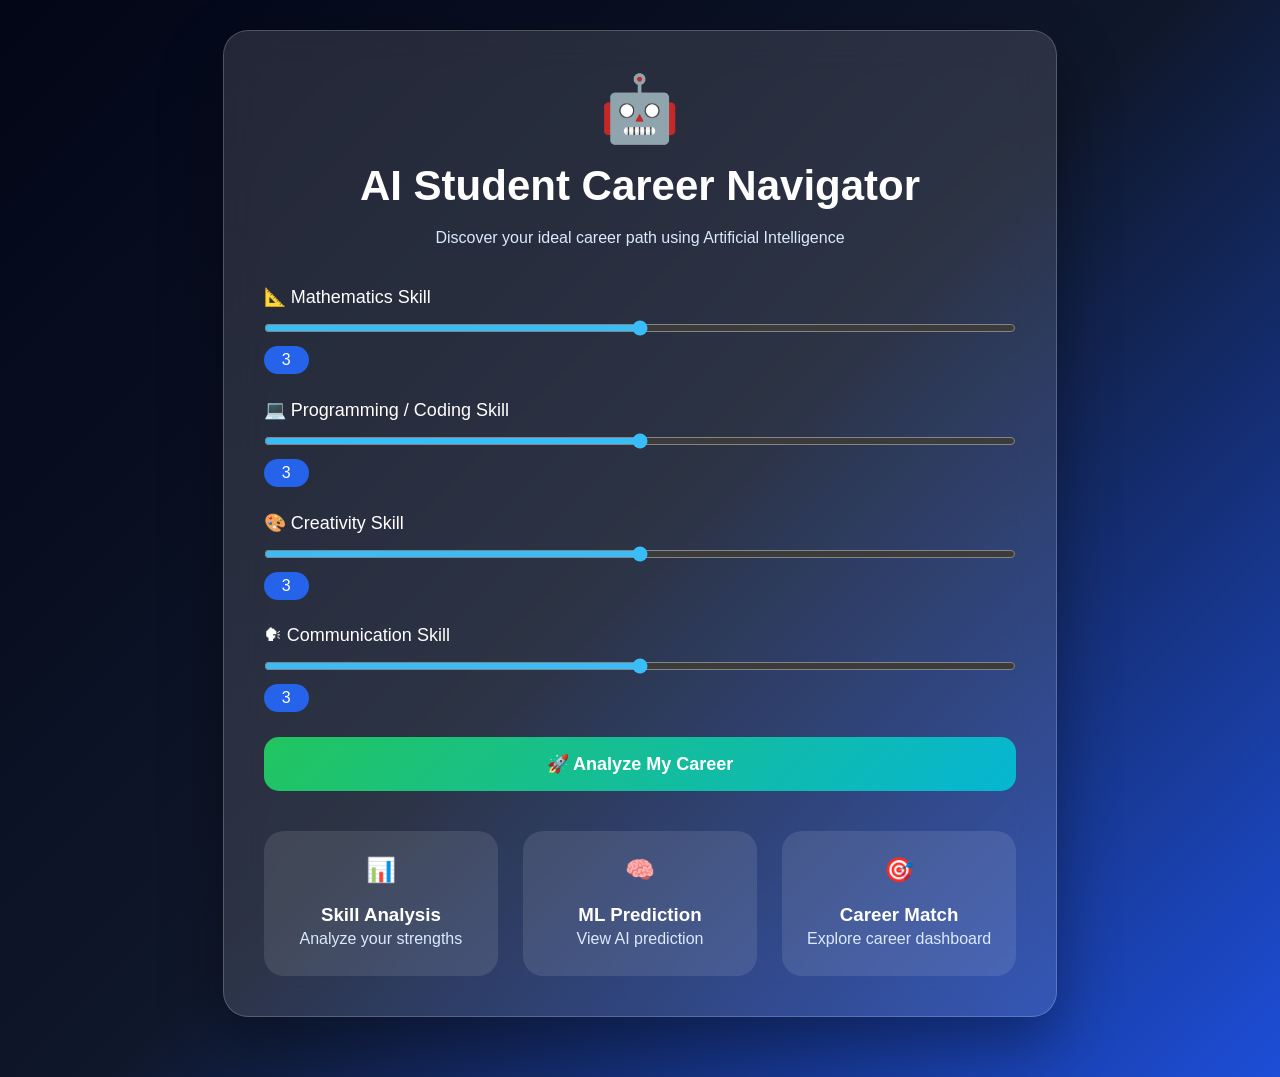
<file: index.html>
<!DOCTYPE html>

<html lang="en">


<head>

<meta charset="UTF-8">

<meta name="viewport" content="width=device-width, initial-scale=1.0">


<title>
AI Student Career Navigator
</title>


<link rel="stylesheet" href="/style.css">


</head>



<body>



<div class="container">


<div class="glass-card">



<div class="logo">
🤖
</div>



<h1>
AI Student Career Navigator
</h1>



<p class="subtitle">

Discover your ideal career path using Artificial Intelligence

</p>





<form action="/predict" method="POST">





<div class="input-group">


<label>
📐 Mathematics Skill
</label>


<input

type="range"

name="math"

min="1"

max="5"

value="3"

oninput="mathOutput.value=value"

>


<output id="mathOutput">
3
</output>


</div>







<div class="input-group">


<label>
💻 Programming / Coding Skill
</label>


<input

type="range"

name="coding"

min="1"

max="5"

value="3"

oninput="codingOutput.value=value"

>


<output id="codingOutput">
3
</output>


</div>








<div class="input-group">


<label>
🎨 Creativity Skill
</label>


<input

type="range"

name="creativity"

min="1"

max="5"

value="3"

oninput="creativeOutput.value=value"

>


<output id="creativeOutput">
3
</output>


</div>








<div class="input-group">


<label>
🗣 Communication Skill
</label>


<input

type="range"

name="communication"

min="1"

max="5"

value="3"

oninput="communicationOutput.value=value"

>


<output id="communicationOutput">
3
</output>


</div>






<button type="submit">

🚀 Analyze My Career

</button>



</form>








<div class="features">





<a href="/skill-analysis" class="feature-box">


<div>


<h2>
📊
</h2>


<h3>
Skill Analysis
</h3>


<p>
Analyze your strengths
</p>


</div>


</a>








<a href="/prediction" class="feature-box">


<div>


<h2>
🧠
</h2>


<h3>
ML Prediction
</h3>


<p>
View AI prediction
</p>


</div>


</a>









<a href="/dashboard" class="feature-box">


<div>


<h2>
🎯
</h2>


<h3>
Career Match
</h3>


<p>
Explore career dashboard
</p>


</div>


</a>






</div>





</div>


</div>



</body>


</html>
</file>
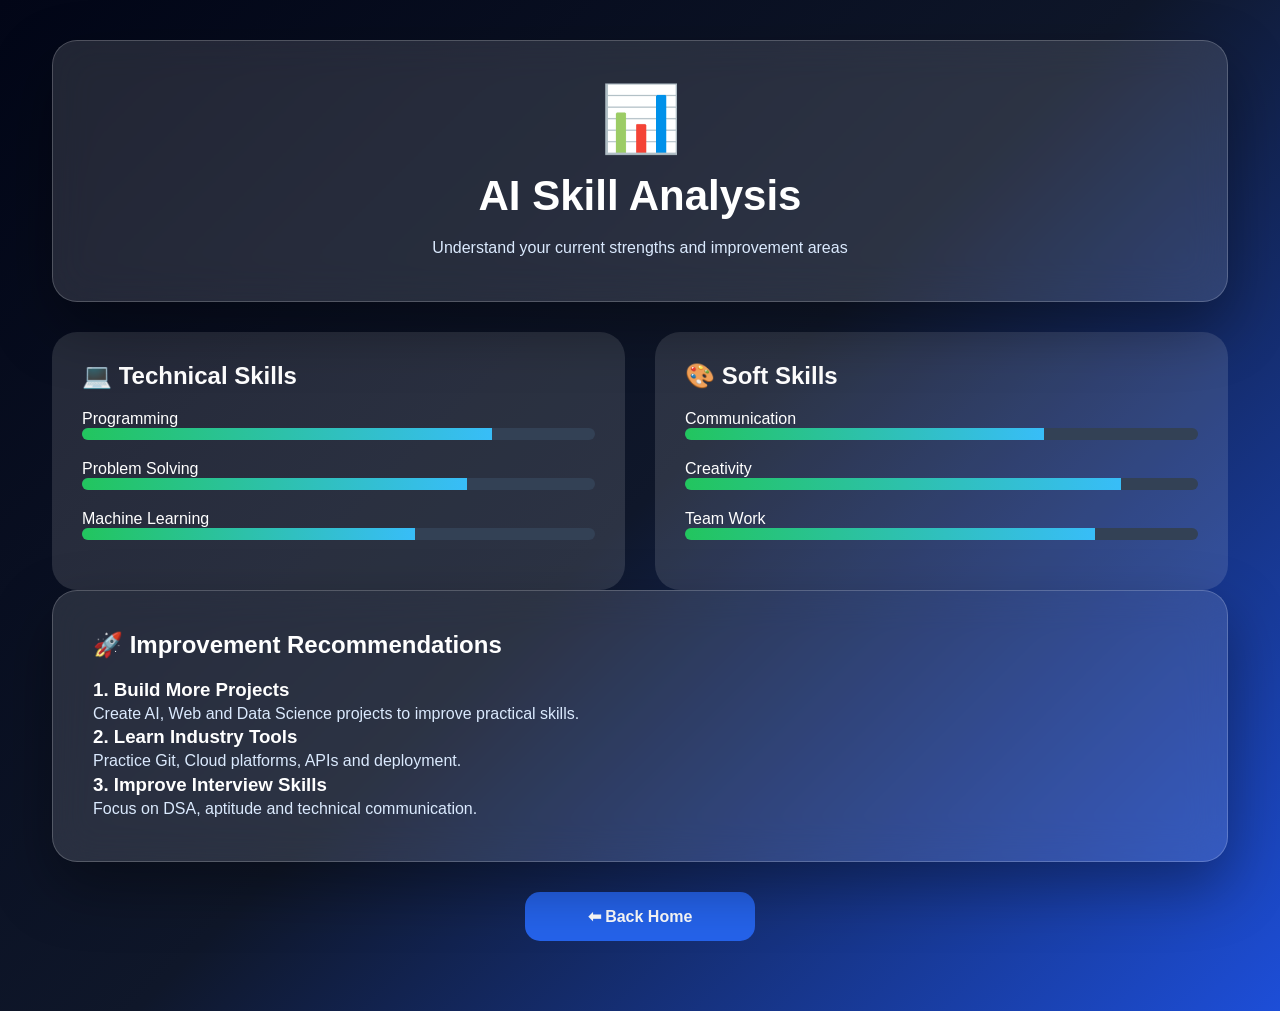
<file: skill_analysis.html>
<!DOCTYPE html>

<html lang="en">


<head>


<meta charset="UTF-8">


<meta name="viewport" content="width=device-width, initial-scale=1.0">



<title>
Skill Analysis
</title>



<link rel="stylesheet" href="/style.css">



</head>



<body>



<div class="dashboard-container">





<div class="glass-card dashboard-header">



<div class="logo">

📊

</div>



<h1>
AI Skill Analysis
</h1>


<p>
Understand your current strengths and improvement areas
</p>



</div>








<div class="analysis-grid">





<div class="analysis-card">


<h2>
💻 Technical Skills
</h2>


<div class="progress-item">

<label>
Programming
</label>


<div class="progress">

<div class="progress-bar"
style="width:80%">
</div>


</div>


</div>





<div class="progress-item">

<label>
Problem Solving
</label>


<div class="progress">

<div class="progress-bar"
style="width:75%">
</div>


</div>


</div>





<div class="progress-item">

<label>
Machine Learning
</label>


<div class="progress">

<div class="progress-bar"
style="width:65%">
</div>


</div>


</div>



</div>










<div class="analysis-card">


<h2>
🎨 Soft Skills
</h2>



<div class="progress-item">

<label>
Communication
</label>


<div class="progress">

<div class="progress-bar"
style="width:70%">
</div>


</div>


</div>





<div class="progress-item">

<label>
Creativity
</label>


<div class="progress">

<div class="progress-bar"
style="width:85%">
</div>


</div>


</div>





<div class="progress-item">

<label>
Team Work
</label>


<div class="progress">

<div class="progress-bar"
style="width:80%">
</div>


</div>


</div>




</div>







</div>










<div class="glass-card">


<h2>
🚀 Improvement Recommendations
</h2>




<div class="recommendations">





<div>

<h3>
1. Build More Projects
</h3>

<p>
Create AI, Web and Data Science projects to improve practical skills.
</p>

</div>





<div>

<h3>
2. Learn Industry Tools
</h3>

<p>
Practice Git, Cloud platforms, APIs and deployment.
</p>

</div>





<div>

<h3>
3. Improve Interview Skills
</h3>

<p>
Focus on DSA, aptitude and technical communication.
</p>

</div>




</div>



</div>










<a href="/" class="back-btn">

⬅ Back Home

</a>



</div>



</body>


</html>
</file>
<file: style.css>
/* ==========================
   GLOBAL
========================== */

*{

    margin:0;
    padding:0;
    box-sizing:border-box;

    font-family:
    "Inter",
    "Segoe UI",
    Arial,
    sans-serif;

}



body{

    min-height:100vh;

    background:

    linear-gradient(
        135deg,
        #020617,
        #0f172a,
        #1d4ed8
    );

    color:white;

}





a{

    text-decoration:none;

    color:white;

}




/* ==========================
   CONTAINERS
========================== */


.container{


    min-height:100vh;

    display:flex;

    justify-content:center;

    align-items:center;

    padding:30px;


}




.dashboard-container{


    width:95%;

    max-width:1400px;

    margin:auto;

    padding:40px 20px;


}





/* ==========================
   GLASS CARDS
========================== */


.glass-card{


    background:

    rgba(255,255,255,0.12);


    backdrop-filter:

    blur(20px);



    border-radius:25px;


    border:

    1px solid rgba(255,255,255,0.2);



    padding:40px;


    box-shadow:

    0 25px 60px rgba(0,0,0,0.35);


    margin-bottom:30px;


}





/* ==========================
   HEADINGS
========================== */


h1{

    text-align:center;

    font-size:42px;

    margin-bottom:15px;


}



h2{

    margin-bottom:20px;

}



p{

    color:#dbeafe;

    line-height:1.6;

}




.logo{

    text-align:center;

    font-size:65px;

    margin-bottom:15px;

}




.subtitle{


    text-align:center;

    margin-bottom:35px;


}




/* ==========================
   INPUT SECTION
========================== */


.input-group{


    margin-bottom:25px;


}



.input-group label{


    display:block;

    font-size:18px;

    margin-bottom:10px;


}




input[type="range"]{


    width:100%;


    height:8px;


    cursor:pointer;


    accent-color:#38bdf8;


}




output{


    display:inline-block;


    margin-top:10px;


    background:#2563eb;


    padding:5px 18px;


    border-radius:20px;


}







/* ==========================
   BUTTONS
========================== */


button{


    width:100%;


    padding:16px;


    border:none;


    border-radius:15px;


    background:


    linear-gradient(
        135deg,
        #22c55e,
        #06b6d4
    );


    color:white;


    font-size:18px;


    font-weight:bold;


    cursor:pointer;


    transition:.3s;


}



button:hover{


    transform:translateY(-5px);


    box-shadow:

    0 15px 30px rgba(0,0,0,.4);


}




.back-btn{


    display:block;


    width:230px;


    margin:30px auto;


    padding:15px;


    text-align:center;


    background:#2563eb;


    border-radius:15px;


    font-weight:bold;


    transition:.3s;


}



.back-btn:hover{


    transform:translateY(-5px);


}







/* ==========================
   FEATURE CARDS
========================== */


.features{


    display:grid;


    grid-template-columns:

    repeat(3,1fr);


    gap:25px;


    margin-top:40px;


}





.feature-box{


    background:

    rgba(255,255,255,.1);


    padding:25px;


    border-radius:20px;


    text-align:center;


    transition:.3s;


}





.feature-box:hover{


    background:

    rgba(255,255,255,.25);


    transform:

    translateY(-8px);


}







/* ==========================
   DASHBOARD
========================== */


.dashboard-header{


    text-align:center;


}





.result-grid{


    display:grid;


    grid-template-columns:

    repeat(2,1fr);


    gap:25px;


}



.result-card{


    background:

    rgba(255,255,255,.12);


    padding:30px;


    border-radius:25px;


    text-align:center;


}




.result-card h2{


    color:#38bdf8;


    font-size:35px;


}






.charts-grid{


    display:grid;


    grid-template-columns:

    repeat(2,1fr);


    gap:30px;


    margin-top:30px;


}




.chart-card{


    background:white;


    color:#111;


    padding:25px;


    border-radius:25px;


}






/* ==========================
   INSIGHTS
========================== */


.insights{


    margin-top:30px;


}



.insight-grid{


    display:grid;


    grid-template-columns:

    repeat(3,1fr);


    gap:20px;


}



.insight-grid div{


    background:

    rgba(255,255,255,.1);


    padding:20px;


    border-radius:20px;


}






/* ==========================
   ROADMAP
========================== */


.roadmap{


    display:grid;


    grid-template-columns:

    repeat(4,1fr);


    gap:20px;


}



.roadmap div{


    background:

    rgba(255,255,255,.1);


    padding:25px;


    border-radius:20px;


}




.roadmap span{


    background:#2563eb;


    padding:8px 15px;


    border-radius:50px;


}







/* ==========================
   SKILL ANALYSIS
========================== */


.analysis-grid{


    display:grid;


    grid-template-columns:

    repeat(2,1fr);


    gap:30px;


}



.analysis-card{


    background:

    rgba(255,255,255,.12);


    padding:30px;


    border-radius:25px;


}



.progress-item{


    margin:20px 0;


}



.progress{


    height:12px;


    background:#334155;


    border-radius:20px;


    overflow:hidden;


}



.progress-bar{


    height:100%;


    background:


    linear-gradient(
        90deg,
        #22c55e,
        #38bdf8
    );


}








/* ==========================
   PREDICTION PAGE
========================== */


.prediction-box{


    background:

    rgba(255,255,255,.12);


    padding:40px;


    border-radius:30px;


    text-align:center;


    margin-bottom:30px;


}



.career-result{


    font-size:45px;


    color:#38bdf8;


    font-weight:bold;


}



.confidence{


    font-size:22px;


    margin-top:20px;


}





.prediction-grid{


    display:grid;


    grid-template-columns:

    repeat(2,1fr);


    gap:30px;


}



.prediction-card{


    background:

    rgba(255,255,255,.12);


    padding:30px;


    border-radius:25px;


}



.prediction-card li{


    margin:15px;


}






.action-grid{


    display:grid;


    grid-template-columns:

    repeat(3,1fr);


    gap:20px;


}



.action-grid div{


    background:

    rgba(255,255,255,.1);


    padding:20px;


    border-radius:20px;


}








/* ==========================
   MOBILE RESPONSIVE
========================== */


@media(max-width:900px){


    h1{

        font-size:30px;

    }



    .features,
    .result-grid,
    .charts-grid,
    .roadmap,
    .analysis-grid,
    .prediction-grid,
    .action-grid,
    .insight-grid{


        grid-template-columns:

        1fr;


    }



    .glass-card{


        padding:25px;


    }



}
</file>
